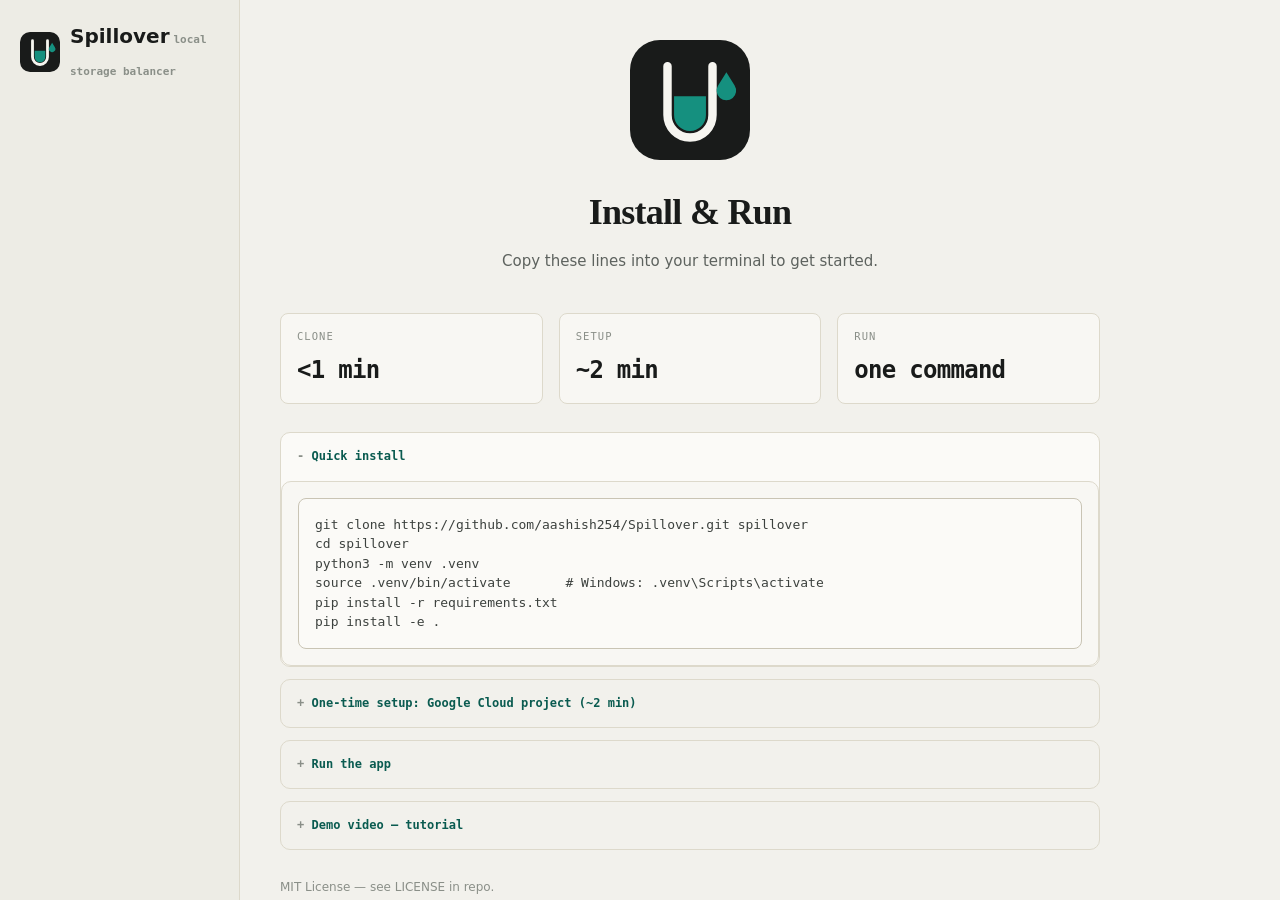
<file: index.html>
<!DOCTYPE html>
<html lang="en">
<head>
  <meta charset="utf-8">
  <title>Spillover — Local Storage Balancer</title>
  <meta name="viewport" content="width=device-width,initial-scale=1">
  <link rel="stylesheet" href="styles.css">
</head>
<body>
  <a class="skip-link" href="#main">Skip to content</a>

  <div class="sidebar">
    <div class="brand"><img src="logo.svg" alt="Spillover logo" class="logo-svg"><div><strong>Spillover</strong><span class="tag">local storage balancer</span></div></div>
  </div>

  <main id="main" class="content">
    <div class="hero">
      <img src="logo.svg" alt="Spillover logo" class="hero-logo">
      <h2>Install & Run</h2>
      <p>Copy these lines into your terminal to get started.</p>
    </div>

    <div class="summary-strip">
      <div class="stat"><div class="k">Clone</div><div class="v">&lt;1 min</div></div>
      <div class="stat"><div class="k">Setup</div><div class="v">~2 min</div></div>
      <div class="stat"><div class="k">Run</div><div class="v">one command</div></div>
    </div>

    <details class="sg-item" open>
      <summary>Quick install</summary>
      <div class="card panel">
        <pre class="cmd-block"><code>git clone https://github.com/aashish254/Spillover.git spillover
cd spillover
python3 -m venv .venv
source .venv/bin/activate       # Windows: .venv\Scripts\activate
pip install -r requirements.txt
pip install -e .</code></pre>
      </div>
    </details>

    <details class="sg-item">
      <summary>One-time setup: Google Cloud project (~2 min)</summary>
      <div class="card panel">
        <ol class="setup-steps">
          <li>Create project: <a href="https://console.cloud.google.com/projectcreate" target="_blank" rel="noopener">console.cloud.google.com/projectcreate</a></li>
          <li>Enable APIs: Drive API, Photos Picker API</li>
          <li>Create Credentials → OAuth client ID (Desktop app)</li>
          <li>Download JSON → save as <code>~/.spillover/client_secret.json</code></li>
        </ol>
        <div class="note"><strong>Note:</strong> in testing mode Google expires the login every ~7 days — re-run <code>spillover auth reconnect --alias &lt;name&gt;</code> or hit Reconnect in the web UI.</div>
      </div>
    </details>

    <details class="sg-item">
      <summary>Run the app</summary>
      <div class="card panel">
        <pre class="cmd-block"><code># Open local web UI at 127.0.0.1:8741
spillover ui

# Demo mode (no sign-in needed)
spillover ui --demo

# Pick your own port
spillover ui --port 9000 --no-browser</code></pre>
      </div>
    </details>

    <details class="sg-item">
      <summary>Demo video — tutorial</summary>
      <div class="card panel">
        <p>This folder has a reserved slot (demo.mp4). Until then, watch the tutorial:</p>
        <a href="https://youtu.be/EVb7bLrMGnY?si=6Vv5fuHJJ119IFjX" target="_blank" rel="noopener" style="display:inline-block;margin-top:8px;padding:10px 16px;background:var(--teal);color:#fff;border-radius:8px;text-decoration:none;font-family:var(--font-mono);font-size:13px;">▶ Watch Tutorial Video</a>
      </div>
    </details>

    <footer style="margin-top:28px;font-size:12px;color:var(--faint)">MIT License — see LICENSE in repo.</footer>
  </main>
</body>
</html>
</file>
<file: styles.css>
:root {
  --canvas: #f2f1ec;
  --surface: #f8f7f3;
  --field: #fbfaf7;
  --sidebar: #edece5;
  --ink: #191b1a;
  --ink-2: #3c413e;
  --muted: #5d625e;
  --faint: #8a8f88;
  --hairline: #ddd9cb;
  --hairline-2: #c9c4b4;
  --teal: #0f766b;
  --teal-deep: #0a5b50;
  --teal-tint: #dfeeeb;
  --amber: #dfa94f;
  --amber-ink: #8a5a00;
  --red: #b3261e;
}

* { box-sizing: border-box; }
html, body { height: 100%; margin: 0; padding: 0; }
body { font-family: -apple-system, BlinkMacSystemFont, "Segoe UI", system-ui, sans-serif; background: var(--canvas); color: var(--ink); line-height: 1.6; display: flex; }
a { color: var(--teal-deep); text-decoration: none; border-bottom: 1px solid var(--teal); }
a:hover { color: var(--teal); }

.skip-link { position: absolute; left: -9999px; }
.skip-link:focus { left: 12px; top: 12px; background: var(--teal); color: white; padding: 8px 12px; border-radius: 6px; z-index: 999; }

.sidebar { width: 240px; background: var(--sidebar); border-right: 1px solid var(--hairline); padding: 20px; flex-shrink: 0; }
.brand { display: flex; align-items: center; gap: 10px; margin-bottom: 24px; }
.logo-svg { width: 40px; height: 40px; border-radius: 8px; }
.brand div { font-weight: 700; font-size: 20px; }
.tag { font-family: monospace; font-size: 11px; color: var(--faint); margin-left: 4px; }

.content { flex: 1; padding: 40px; max-width: 900px; }
.hero { text-align: center; margin-bottom: 40px; }
.hero-logo { width: 120px; height: 120px; margin-bottom: 16px; }
.hero h2 { font-family: Georgia, "Times New Roman", serif; font-size: 36px; margin: 0 0 8px; letter-spacing: -0.02em; }
.hero p { color: var(--muted); font-size: 15px; margin: 0; }

.summary-strip { display: grid; grid-template-columns: repeat(auto-fit, minmax(140px, 1fr)); gap: 16px; margin: 28px 0; }
.stat { background: var(--surface); border: 1px solid var(--hairline); border-radius: 8px; padding: 14px 16px; }
.stat .k { font-family: monospace; font-size: 10.5px; color: var(--faint); letter-spacing: 0.1em; text-transform: uppercase; margin-bottom: 6px; }
.stat .v { font-family: monospace; font-size: 24px; font-weight: 700; color: var(--ink); letter-spacing: -0.03em; }

.card { background: var(--surface); border: 1px solid var(--hairline); border-radius: 10px; padding: 16px; }
.panel { padding: 20px; }
.cmd-block { background: var(--field); border: 1px solid var(--hairline-2); border-radius: 8px; padding: 16px; overflow-x: auto; font-family: SFMono-Regular, Menlo, Monaco, Consolas, monospace; font-size: 13px; line-height: 1.5; color: var(--ink-2); margin: 0; }
.cmd-block code { white-space: pre; }

details.sg-item { border: 1px solid var(--hairline); border-radius: 10px; margin-bottom: 12px; }
details.sg-item[open] { background: var(--field); }
details.sg-item > summary { padding: 14px 16px; font-family: monospace; font-size: 12px; font-weight: 600; color: var(--teal-deep); cursor: pointer; list-style: none; }
details.sg-item > summary::-webkit-details-marker { display: none; }
details.sg-item > summary::before { content: "+ "; color: var(--faint); }
details.sg-item[open] > summary::before { content: "- "; }
details.sg-item > * { padding: 16px; }

.setup-steps { padding-left: 20px; margin: 0; }
.setup-steps li { margin-bottom: 10px; font-size: 14px; color: var(--ink-2); }

.note { background: var(--amber-tint); border: 1px solid var(--amber-border); color: var(--amber-ink); padding: 12px 14px; border-radius: 8px; font-family: monospace; font-size: 13px; margin-top: 12px; }

footer { color: var(--faint); font-size: 12px; }

@media (max-width: 700px) {
  body { flex-direction: column; }
  .sidebar { width: 100%; padding: 12px; }
  .brand { margin-bottom: 0; }
  .content { padding: 20px; }
  .hero h2 { font-size: 28px; }
}
</file>
